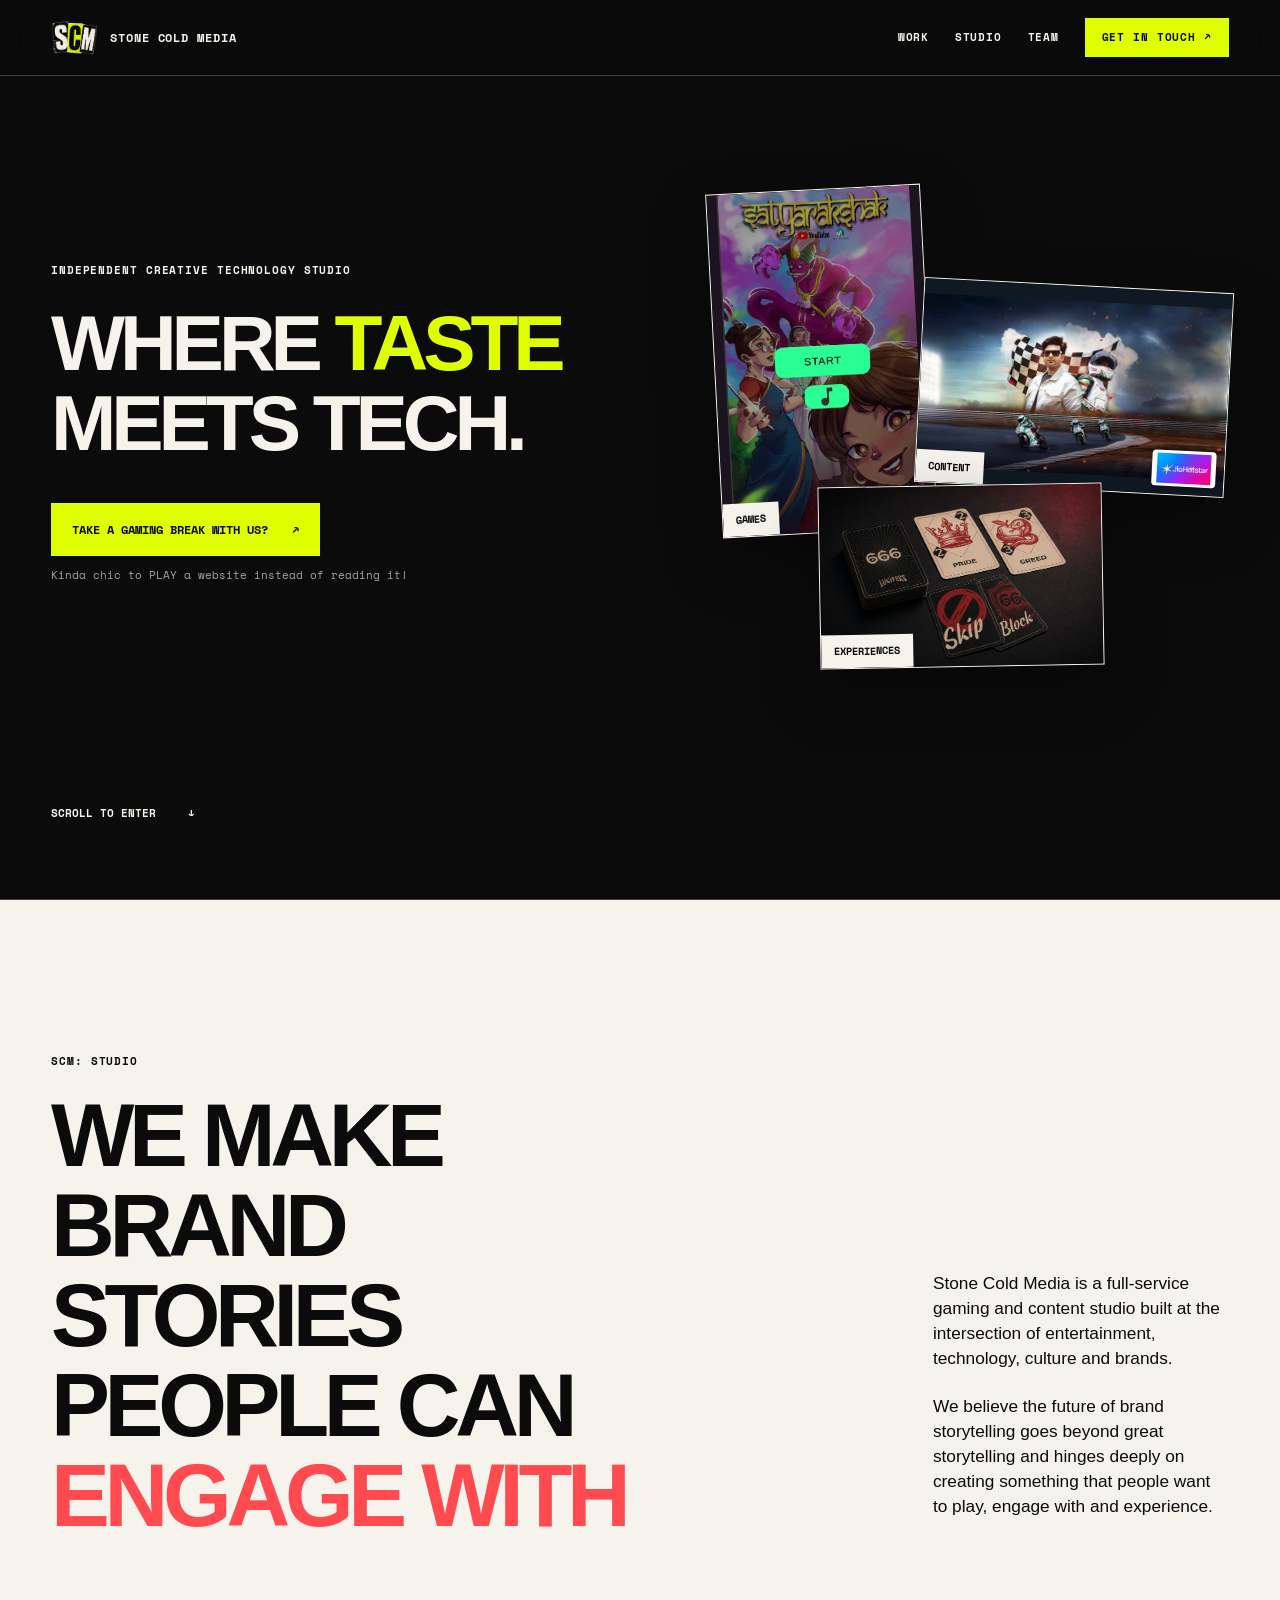
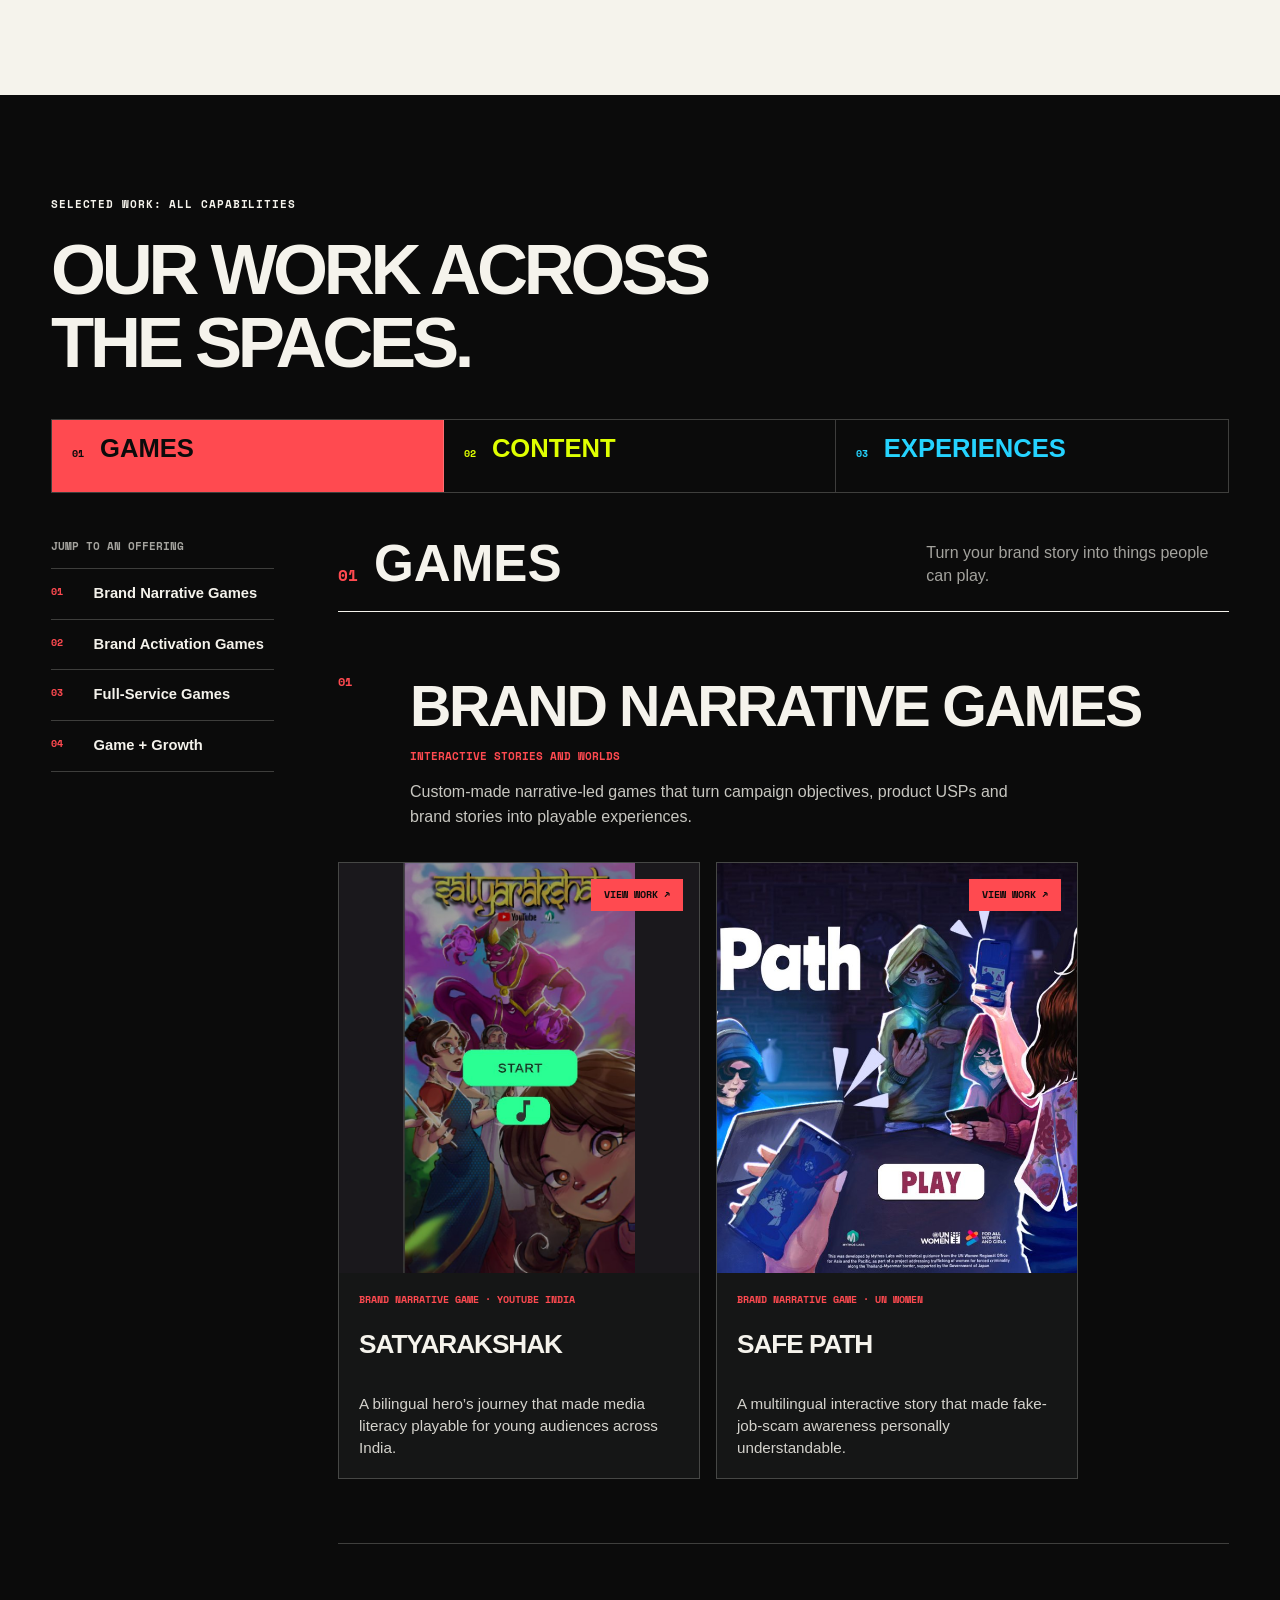
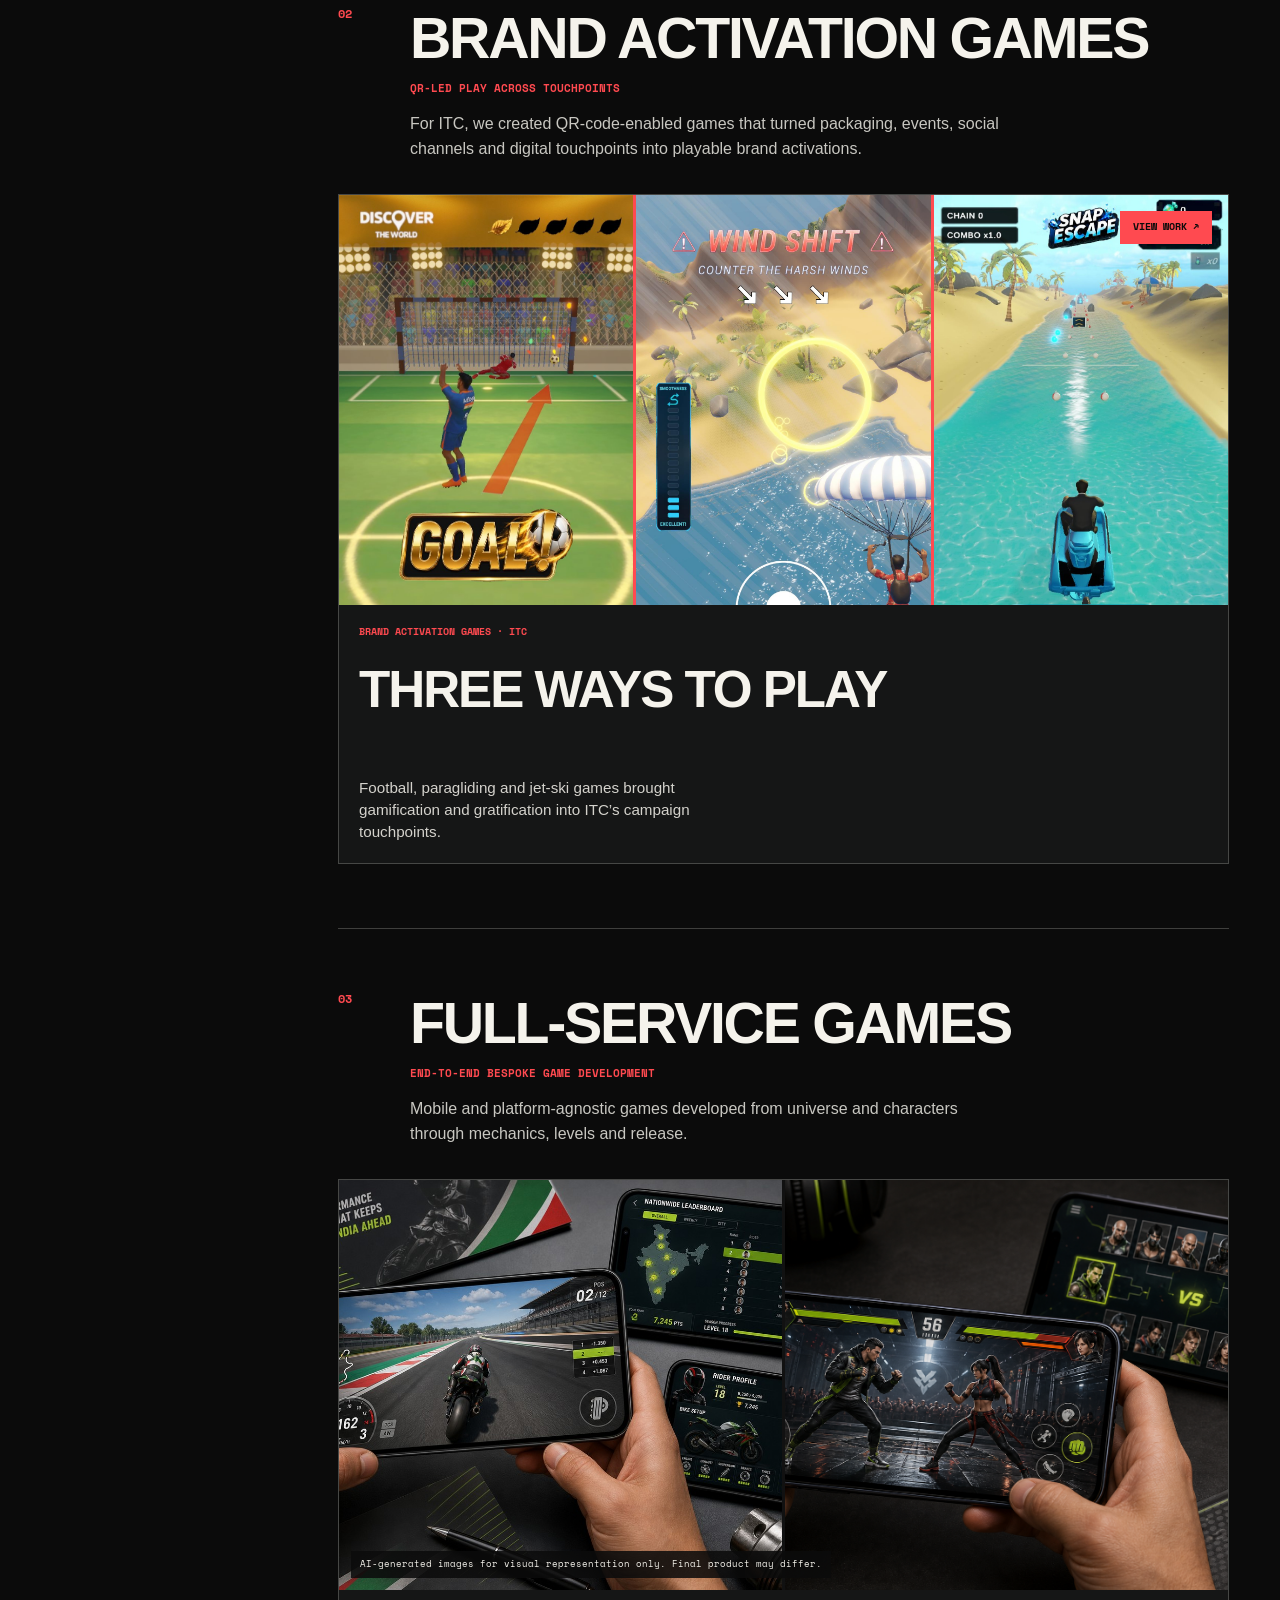
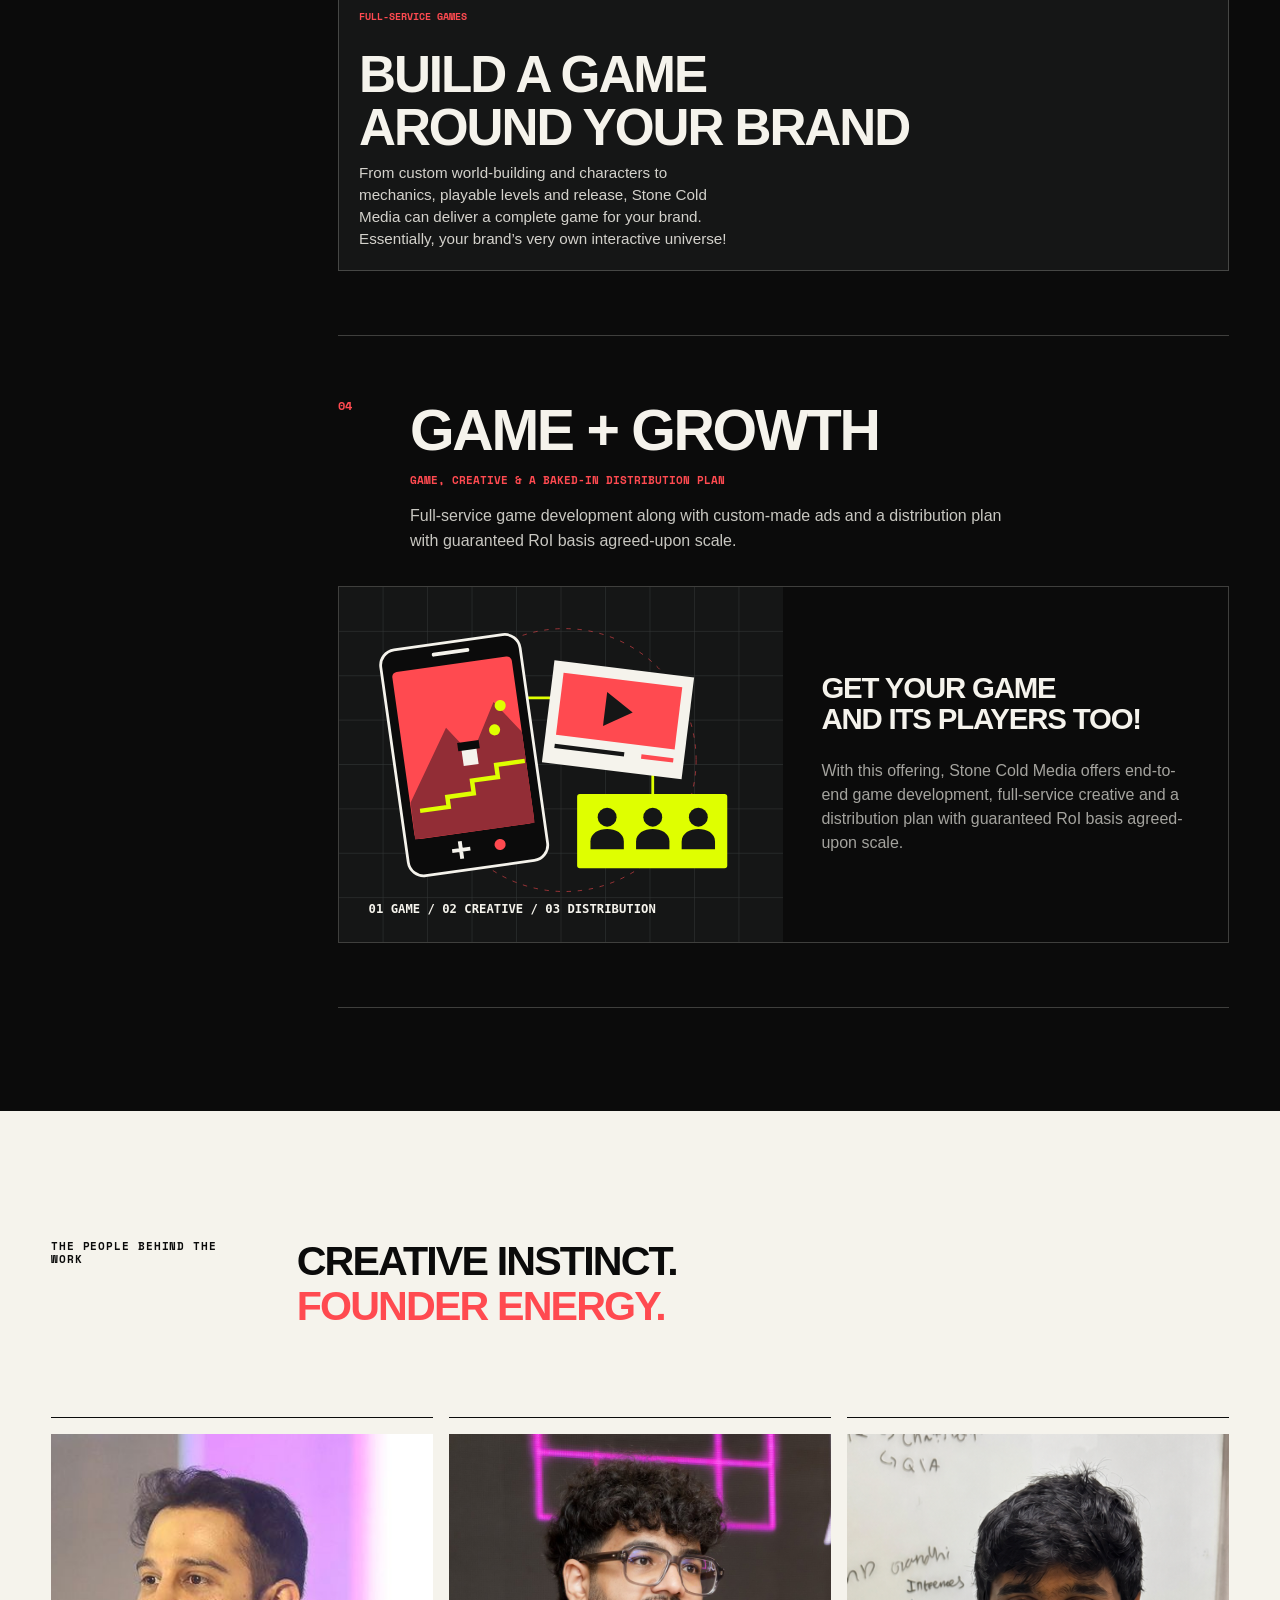
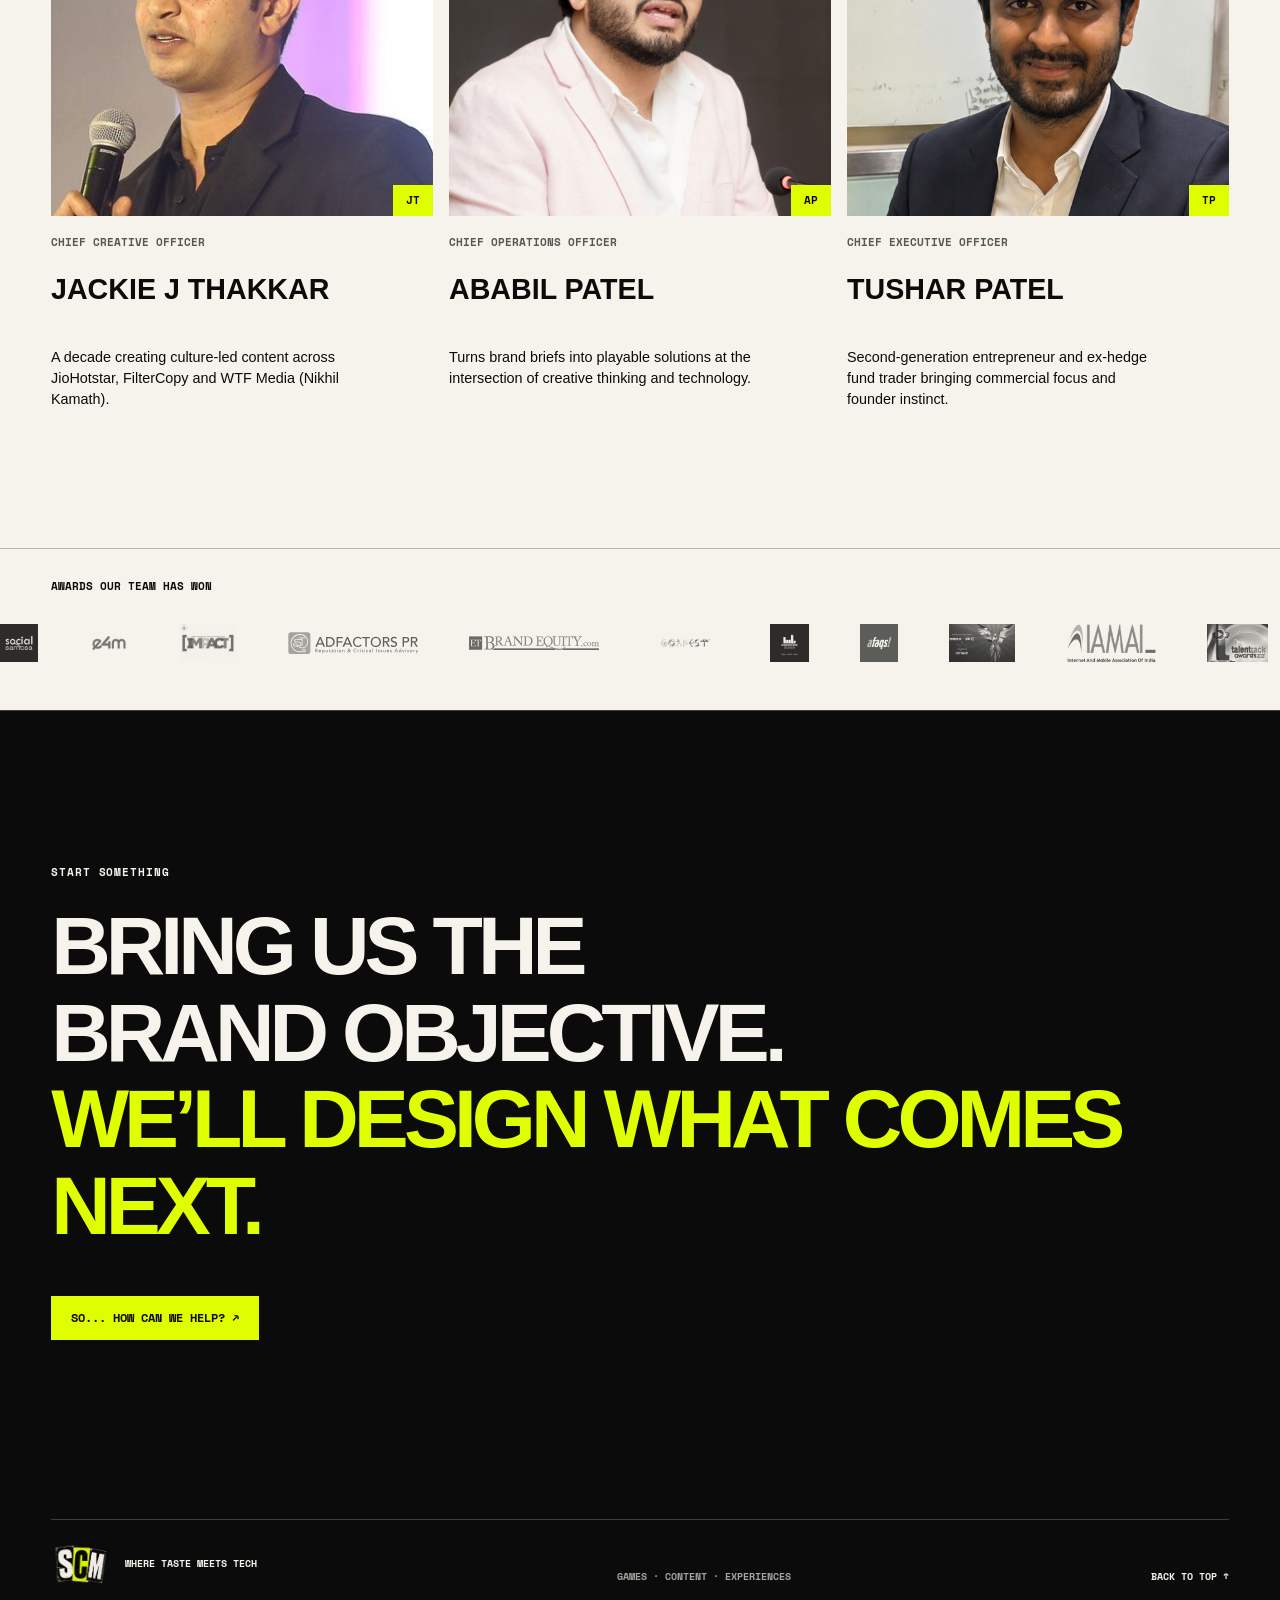
<file: index.html>
<!doctype html>
<html lang="en">
  <head>
    <meta charset="UTF-8" />
    <meta name="viewport" content="width=device-width, initial-scale=1.0" />
    <meta name="description" content="Stone Cold Media is a full-service gaming and content studio making brand stories people can play, watch and experience." />
    <title>Stone Cold Media — Where Taste Meets Tech</title>
    <script type="module" crossorigin src="./assets/website-Ca3Dyw0F.js"></script>
    <link rel="modulepreload" crossorigin href="./assets/portfolio-JG9wtJoj.js">
    <link rel="stylesheet" crossorigin href="./assets/website-FOqZhEKc.css">
  </head>
  <body>
    <a class="skip-link" href="#work">Skip to work</a>
    <header class="site-header" data-header>
      <a class="brand" href="#top" aria-label="Stone Cold Media home">
        <img src="./assets/scm-monogram-icon-v2-_fEehswn.png" alt="" />
        <span>Stone Cold Media</span>
      </a>
      <button class="menu-button" type="button" aria-expanded="false" aria-controls="site-nav">Menu</button>
      <nav class="site-nav" id="site-nav" aria-label="Primary navigation">
        <a href="#work">Work</a><a href="#studio">Studio</a><a href="#team">Team</a><a class="nav-contact" href="#contact">Get in Touch ↗</a>
      </nav>
    </header>

    <main>
      <section class="hero" id="top">
        <div class="hero-title">
          <span class="hero-kicker">Independent creative technology studio</span>
          <h1 aria-label="Where Taste Meets Tech"><span>Where <em>taste</em></span><span class="hero-title-shift">meets tech.</span></h1>
          <div class="hero-actions"><a class="experience-cta" href="./experience.html">Take a gaming break with us? <span aria-hidden="true">↗</span></a><p>Kinda chic to PLAY a website instead of reading it!</p></div>
        </div>
        <div class="hero-reel" aria-label="Work across games, content and experiences">
          <a class="hero-frame hero-frame-game" href="https://satyarakshak.com/" target="_blank" rel="noreferrer">
            <img src="./assets/satya-home-LMHsPYCz.jpg" alt="Satyarakshak game start screen" /><span>Games</span>
          </a>
          <a class="hero-frame hero-frame-content" href="#offering-content-long-form">
            <img src="./assets/motostar-4Njg8t3G.jpg" alt="India's Ultimate MotoStar" /><span>Content</span><i class="content-owner"><img src="./assets/jiohotstar-Dg3A7dWi.png" alt="JioHotstar" /></i>
          </a>
          <a class="hero-frame hero-frame-experience" href="#offering-experiences-physical">
            <img src="./assets/lucifer-case-study-v1-Bxgn5ptv.png" alt="Lucifer's Gold physical card game" /><span>Experiences</span>
          </a>
        </div>
        <a class="hero-scroll" href="#studio">Scroll to enter <span>↓</span></a>
      </section>

      <section class="studio-intro" id="studio">
        <p class="section-mark">SCM: Studio</p>
        <div class="studio-copy">
          <h2>We make brand stories people can <em>engage with</em></h2>
          <div>
            <p>Stone Cold Media is a full-service gaming and content studio built at the intersection of entertainment, technology, culture and brands.</p>
            <p>We believe the future of brand storytelling goes beyond great storytelling and hinges deeply on creating something that people want to play, engage with and experience.</p>
          </div>
        </div>
      </section>

      <section class="portfolio" id="work" data-portfolio data-active-pillar="games">
        <div class="portfolio-head">
          <div><p class="section-mark">Selected work: All capabilities</p><h2>Our work across<br />the spaces.</h2></div>
          <div class="pillar-selector" role="group" aria-label="Filter portfolio by pillar">
            <button class="pillar-button pillar-games is-active" type="button" data-pillar="games" aria-pressed="true"><span>01</span><strong>Games</strong></button>
            <button class="pillar-button pillar-content" type="button" data-pillar="content" aria-pressed="false"><span>02</span><strong>Content</strong></button>
            <button class="pillar-button pillar-experiences" type="button" data-pillar="experiences" aria-pressed="false"><span>03</span><strong>Experiences</strong></button>
          </div>
        </div>
        <div class="portfolio-body">
          <aside class="offering-index" aria-label="Offerings"><p>Jump to an offering</p><div class="offering-buttons" data-offerings></div></aside>
          <div class="project-stage">
            <div class="project-stage-head" aria-live="polite">
              <div><span data-pillar-index>01</span><h3 data-pillar-title>Games</h3></div><p data-pillar-line>Turn your brand story into things people can play.</p>
            </div>
            <div class="project-grid" data-projects></div>
          </div>
        </div>
      </section>

      <section class="team" id="team">
        <div class="team-heading">
          <p class="section-mark">The people behind the work</p>
          <h2>Creative instinct. <span>Founder energy.</span></h2>
        </div>
        <div class="founder-grid">
          <article class="founder-card">
            <div class="founder-photo"><img src="./assets/jackie-CHIXF0s4.jpeg" alt="Jackie J Thakkar" loading="lazy" /><span>JT</span></div>
            <div class="founder-info"><p>Chief Creative Officer</p><h3>Jackie J Thakkar</h3><small>A decade creating culture-led content across JioHotstar, FilterCopy and WTF Media (Nikhil Kamath).</small></div>
          </article>
          <article class="founder-card founder-card-ababil">
            <div class="founder-photo"><img src="./assets/ababil-wXUS7TR_.JPG" alt="Ababil Patel" loading="lazy" /><span>AP</span></div>
            <div class="founder-info"><p>Chief Operations Officer</p><h3>Ababil Patel</h3><small>Turns brand briefs into playable solutions at the intersection of creative thinking and technology.</small></div>
          </article>
          <article class="founder-card">
            <div class="founder-photo"><img src="./assets/tushar-formal-SLmTu6jl.png" alt="Tushar Patel" loading="lazy" /><span>TP</span></div>
            <div class="founder-info"><p>Chief Executive Officer</p><h3>Tushar Patel</h3><small>Second-generation entrepreneur and ex-hedge fund trader bringing commercial focus and founder instinct.</small></div>
          </article>
        </div>

        <div class="awards">
          <p>Awards our team has won</p>
          <div class="award-rail" aria-label="Awards our team has won">
            <img src="./assets/social-samosa-qItGp7k4.jpg" alt="Social Samosa" loading="lazy" />
            <img src="./assets/exchange4media-CEB01hd2.jpg" alt="Exchange4Media" loading="lazy" />
            <img src="./assets/impact-logo--Ujsny74.jpg" alt="IMPACT Magazine" loading="lazy" />
            <img src="./assets/adfactors-D_B6G-jF.svg" alt="AdFactors PR" loading="lazy" />
            <img src="./assets/et-brand-equity-DdhLlGGw.svg" alt="ET Brand Equity" loading="lazy" />
            <img src="./assets/goafest-logo-itVjuAYX.png" alt="GoaFest Creative Abbys" loading="lazy" />
            <img src="./assets/marketing-mind-DOqh8BdB.jpg" alt="Marketing Mind" loading="lazy" />
            <img src="./assets/afaqs-DbHK1kcD.jpg" alt="Afaqs Diggies" loading="lazy" />
            <img src="./assets/digixx-CvE7UDRY.jpg" alt="AdGully Digixx Awards" loading="lazy" />
            <img src="./assets/iamai-0VL5D6Md.png" alt="Internet and Mobile Association of India" loading="lazy" />
            <img src="./assets/talentrack-DfuVUCcN.jpg" alt="Talent Track Awards" loading="lazy" />
            <img src="./assets/baff-BG3Aqmq9.jpg" alt="British Animation Film Festival" loading="lazy" />
            <img src="./assets/anifest-BrWbwkwW.jpg" alt="Anifest Film Festival" loading="lazy" />
            <img src="./assets/tasi-BzKJRL4A.png" alt="The Animation Society of India" loading="lazy" />
          </div>
        </div>
      </section>

      <section class="contact-preview" id="contact">
        <p class="section-mark">Start something</p><h2>Bring us the brand objective.<br /><span>We’ll design what comes next.</span></h2>
        <a href="mailto:ababil@playinghuman.studio?subject=Stone%20Cold%20Media%20Brief">So... How Can We Help? ↗</a>
        <footer class="site-footer">
          <div class="footer-brand"><img src="./assets/scm-monogram-icon-v2-_fEehswn.png" alt="Stone Cold Media" /><span>Where Taste Meets Tech</span></div>
          <p>Games · Content · Experiences</p>
          <a href="#top">Back to top ↑</a>
        </footer>
      </section>
    </main>
  </body>
</html>
</file>
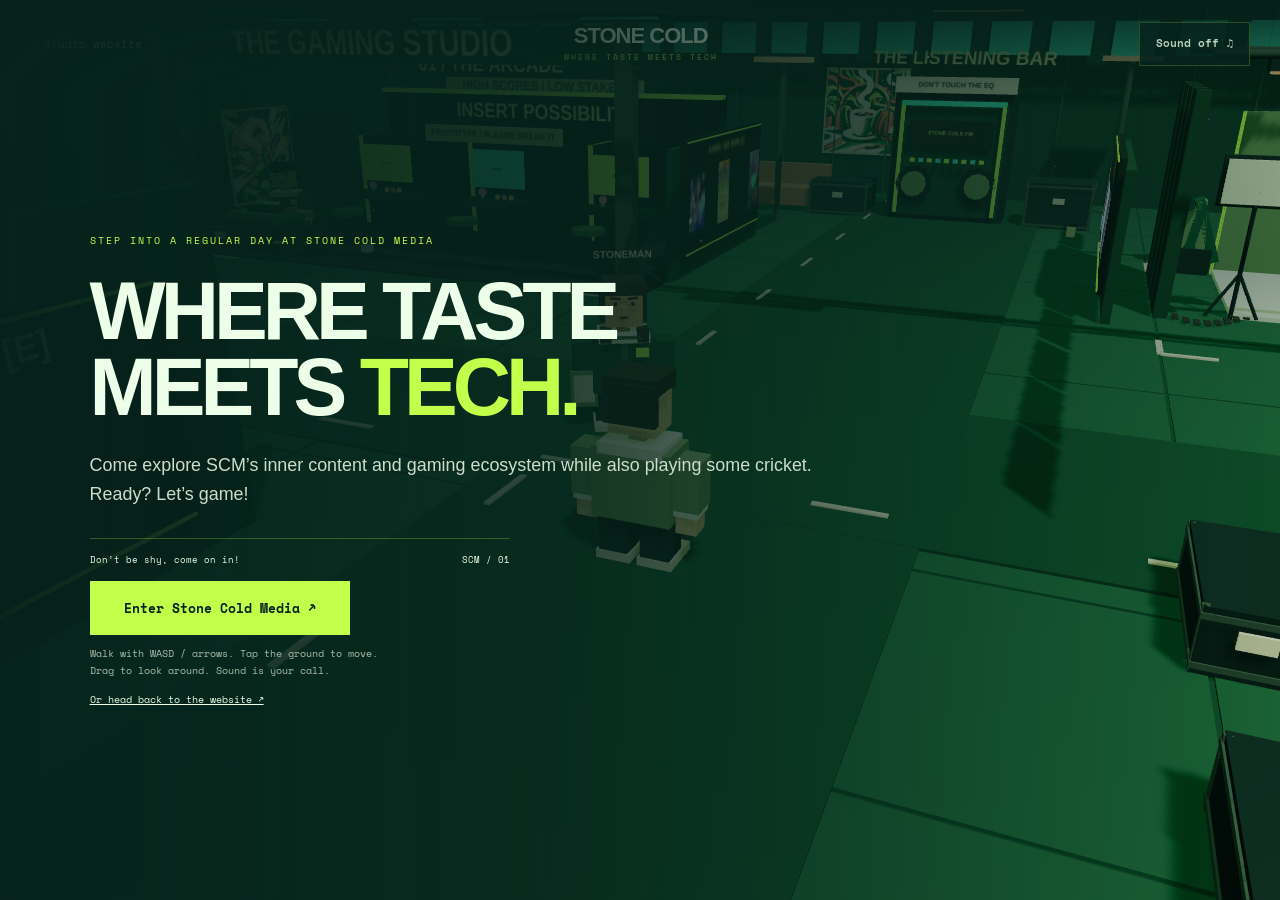
<file: experience.html>
<!doctype html>
<html lang="en">
<head><meta charset="UTF-8"><meta name="viewport" content="width=device-width,initial-scale=1,viewport-fit=cover"><meta name="theme-color" content="#06221c"><title>Stone Cold Media — A regular day</title><meta name="description" content="Walk into Stone Cold Media: an arcade, a live shoot, an Experience Centre, cricket and a jukebox in one playable neon studio.">  <script type="module" crossorigin src="./assets/experience-RXAitCba.js"></script>
  <link rel="modulepreload" crossorigin href="./assets/portfolio-JG9wtJoj.js">
  <link rel="stylesheet" crossorigin href="./assets/experience-DFbZXWGm.css">
</head>
<body>
  <main id="world" aria-label="Stone Cold Media 3D world"></main>
  <header class="world-header"><a href="./index.html" class="exit" aria-label="Return to Stone Cold website">↖ <span>Studio website</span></a><div class="wordmark">STONE COLD<span>WHERE TASTE MEETS TECH</span></div><button id="sound" aria-pressed="false" aria-label="Turn music on">Sound off ♫</button></header>
  <section class="arrival" id="arrival" aria-labelledby="arrival-title"><div class="arrival-card"><p class="eyebrow">Step into a regular day at Stone Cold Media</p><h1 id="arrival-title">WHERE TASTE<br>MEETS <em>TECH.</em></h1><p class="intro-copy">Come explore SCM’s inner content and gaming ecosystem while also playing some cricket. Ready? Let’s game!</p><div class="load-line"><span id="load-status" role="status">Opening the studio…</span><span>SCM / 01</span></div><button id="enter" disabled>Loading the world…</button><p class="fine">Walk with WASD / arrows. Tap the ground to move.<br>Drag to look around. Sound is your call.</p><a href="./index.html">Or head back to the website ↗</a></div></section>
  <aside class="location"><span class="eyebrow">You are here</span><h2 id="location">The warehouse floor</h2><p id="mission">Meet the people. Explore the work.</p><div class="visit-dots" aria-label="Studio spaces visited"><i data-visit="arcade" title="Arcade"></i><i data-visit="shoot" title="Film set"></i><i data-visit="club" title="Experience Centre"></i></div></aside>
  <button id="interact" hidden>Talk to Stoneman <kbd>E</kbd></button>
  <nav class="world-nav" aria-label="World navigation"><button id="map-toggle" aria-expanded="false" aria-controls="map">Explore ↗</button><button id="help-toggle" aria-expanded="false" aria-controls="help">Controls ?</button><button id="work-toggle">Our work ↗</button><button id="home">Recenter ⌖</button></nav>
  <section id="map" class="map panel" hidden><p class="eyebrow">Take the scenic route</p><h2>Pick a destination.</h2><button data-go="arcade">01 <b>The Gaming Studio</b><span>Games</span></button><button data-go="shoot">02 <b>The Content Studio</b><span>Content</span></button><button data-go="club">03 <b>The Experience Centre</b><span>Experiences + VR</span></button><button data-go="cricket">04 <b>One over only</b><span>Play cricket</span></button><button data-go="jukebox">05 <b>The listening bar</b><span>Pick a track</span></button><button data-go="coffee">06 <b>House Coffee</b><span>Find Tushar</span></button><p class="fine">Choose a spot and your character walks there.</p></section>
  <section id="help" class="help panel" hidden><h2>Make yourself at home.</h2><p>WASD / arrows or the on-screen pad to walk. Tap the floor to walk to a point. Drag the scene to orbit; Q / R also turn the camera.</p><p><b>E</b> opens the work at a nearby wall display or talks to a nearby guide. <b>Space</b> swings the cricket bat. <b>Escape</b> closes a panel or leaves cricket.</p><p>Use Explore for a guided walk to any space.</p></section>
  <div class="touch-pad" role="group" aria-label="Movement controls"><button data-move="up" aria-label="Walk forward">↑</button><button data-move="left" aria-label="Walk left">←</button><button data-move="down" aria-label="Walk back">↓</button><button data-move="right" aria-label="Walk right">→</button></div>
  <dialog id="dialogue" aria-labelledby="speaker"><div class="dialogue-wrap"><div class="portrait" aria-hidden="true"><div class="portrait-head"><i></i></div><div class="portrait-body"></div><span>STONEMAN / SCM</span></div><div class="dialogue-copy"><button id="dialogue-close" aria-label="Close dialogue">×</button><p class="eyebrow" id="dialogue-place">Your unofficial studio guide</p><h2 id="speaker">STONEMAN<span>NOT STONED, MAN.</span></h2><p id="dialogue-text"></p><div class="dialogue-actions"><button id="dialogue-next">Tell me more ↗</button><button id="dialogue-work" hidden>Browse the work ↗</button></div></div></div></dialog>
  <dialog id="jukebox" aria-labelledby="jukebox-title" class="jukebox panel"><p class="eyebrow">The listening bar / original synth loops</p><h2 id="jukebox-title">Set the studio mood.</h2><button data-track="0">01 / Green room <span>Lo-fi · 88 BPM</span></button><button data-track="1">02 / Insert coin <span>Arcade · 112 BPM</span></button><button data-track="2">03 / Last light <span>Ambient · 72 BPM</span></button><p id="track-status" role="status">Choose a track. Music starts only when you ask.</p><button id="jukebox-close">Back to the floor ↗</button></dialog>
  <section id="cricket" class="cricket panel" hidden aria-labelledby="cricket-title"><p class="eyebrow">The cricket break</p><div class="scoreline"><h2 id="cricket-title"><span id="runs">0</span> RUNS</h2><span id="balls">0 / 6 BALLS</span></div><p id="cricket-message" role="status">Watch the ball. Swing as it reaches the green zone.</p><div class="timing" aria-label="Swing timing"><span class="sweet"></span><i id="timing-marker"></i></div><div class="cricket-actions"><button id="swing">Swing <kbd>SPACE</kbd></button><button id="cricket-replay" hidden>Another over ↗</button><button id="cricket-exit">Leave pitch</button></div></section>
  <dialog id="work-gallery" aria-labelledby="work-title"><div class="work-bar"><div role="group" aria-label="Choose a studio"><button data-work="games">Gaming</button><button data-work="content">Content</button><button data-work="experiences">Experiences</button></div><button id="work-close" aria-label="Close work gallery">Close ×</button></div><div class="work-stage" aria-label="Project images"><div class="expanded-cards"><img id="work-before" alt=""><div class="work-feature"><img id="work-image" alt=""><span id="work-owner" hidden><img alt=""></span></div><img id="work-after" alt=""></div><button id="work-prev" aria-label="Previous project">←</button><button id="work-next" aria-label="Next project">→</button></div><div class="work-details" aria-live="polite"><p id="work-count" class="eyebrow"></p><h2 id="work-title"></h2><p id="work-description"></p><a id="work-link" target="_blank" rel="noopener noreferrer">View work ↗</a></div><div id="work-dots" role="group" aria-label="Choose a project"></div></dialog>
  <p class="world-footnote">WHERE TASTE MEETS TECH.</p>
</body></html>
</file>
<file: assets/website-FOqZhEKc.css>
@font-face{font-family:SCM Mono;src:url(./SpaceMono-Regular-DFDYVJRE.ttf)format("truetype");font-display:swap}@font-face{font-family:SCM Mono;src:url(./SpaceMono-Bold-9tno74N4.ttf)format("truetype");font-weight:700;font-display:swap}:root{--black:#0b0b0b;--white:#f5f3ec;--red:#ff4a50;--acid:#dfff00;--cyan:#25d3ff;--muted:#a4a39e;--hairline:#f5f3ec38;--display:"Arial Black","Helvetica Neue",Arial,sans-serif;--body:"Helvetica Neue",Arial,sans-serif;--mono:"SCM Mono","Courier New",monospace;--pad:clamp(1.25rem,4vw,4.5rem);color:var(--white);background:var(--black);font-family:var(--body);font-synthesis:none}*{box-sizing:border-box}html{scroll-behavior:smooth}body{background:var(--black);margin:0;overflow-x:hidden}body:before{content:"";z-index:-1;opacity:.16;background-image:radial-gradient(circle,#fff .7px,#0000 .8px);background-size:22px 22px;position:fixed;inset:0}img{max-width:100%;display:block}a{color:inherit}button{color:inherit;font:inherit}.skip-link{z-index:1000;color:var(--black);background:var(--acid);padding:.8rem 1rem;position:fixed;top:-4rem;left:1rem}.skip-link:focus{top:1rem}.site-header{z-index:100;min-height:76px;padding:0 var(--pad);border-bottom:1px solid var(--hairline);-webkit-backdrop-filter:blur(14px);backdrop-filter:blur(14px);background:#0b0b0bb8;justify-content:space-between;align-items:center;transition:background .25s;display:flex;position:fixed;inset:0 0 auto}.site-header.is-scrolled{background:#0b0b0bf5}.brand{align-items:center;gap:.8rem;text-decoration:none;display:flex}.brand img{object-fit:contain;width:46px;height:38px}.brand span{font:700 .72rem/1 var(--mono);letter-spacing:.08em;text-transform:uppercase}.site-nav{align-items:center;gap:clamp(1rem,2vw,2rem);display:flex}.site-nav a{font:700 .68rem/1 var(--mono);letter-spacing:.08em;text-transform:uppercase;padding:.65rem 0;text-decoration:none}.site-nav a:not(.nav-contact):hover{color:var(--acid)}.site-nav .nav-contact{color:var(--black);background:var(--acid);border:1px solid var(--acid);padding:.8rem 1rem}.site-nav .nav-contact:hover{background:var(--white);border-color:var(--white)}.menu-button{border:1px solid var(--hairline);font:700 .7rem/1 var(--mono);text-transform:uppercase;background:0 0;padding:.7rem .8rem;display:none}.hero{min-height:100svh;padding:8.5rem var(--pad) 2rem;border-bottom:1px solid var(--hairline);align-items:end;display:grid;position:relative;overflow:hidden}.hero-title{z-index:2;align-self:start;position:relative}.hero-kicker,.section-mark{font:700 .7rem/1.2 var(--mono);letter-spacing:.08em;text-transform:uppercase;margin:0 0 1.5rem}.hero h1{max-width:10ch;font:900 clamp(5rem,12.6vw,12rem)/.78 var(--display);letter-spacing:-.075em;text-transform:uppercase;margin:0}.hero h1 span{display:block}.hero h1 em{color:var(--acid);font-style:normal}.hero-reel{z-index:1;top:13%;right:var(--pad);width:min(43vw,680px);height:70%;position:absolute}.hero-frame{border:1px solid var(--white);background:#171717;text-decoration:none;transition:transform .4s cubic-bezier(.2,.75,.2,1),filter .4s;display:block;position:absolute;overflow:hidden;box-shadow:0 24px 60px #00000057}.hero-frame img{object-fit:cover;width:100%;height:100%}.hero-frame span{color:var(--black);background:var(--white);font:700 .65rem/1 var(--mono);text-transform:uppercase;padding:.7rem .8rem;position:absolute;bottom:0;left:0}.hero-frame-game{width:41%;height:72%;top:0;left:2%;transform:rotate(-3deg)}.hero-frame-game img{object-fit:contain;background:#1b1320}.hero-frame-content{width:59%;height:43%;top:20%;right:0;transform:rotate(3deg)}.hero-frame-experience{width:54%;height:38%;bottom:0;left:22%;transform:rotate(-1deg)}.hero-reel:hover .hero-frame{filter:saturate(.65)}.hero-reel .hero-frame:hover{z-index:4;filter:saturate();transform:rotate(0)scale(1.025)}.hero-scroll{z-index:3;font:700 .68rem/1 var(--mono);text-transform:uppercase;justify-self:end;gap:2rem;text-decoration:none;display:flex;position:relative}.studio-intro{padding:clamp(6rem,12vw,11rem) var(--pad);background:var(--white);color:var(--black)}.studio-copy{grid-template-columns:minmax(0,1.45fr) minmax(280px,.55fr);align-items:end;gap:clamp(3rem,8vw,9rem);display:grid}.studio-copy h2{max-width:13ch;font:900 clamp(3.5rem,7.7vw,8rem)/.88 var(--display);letter-spacing:-.06em;text-transform:uppercase;margin:0}.studio-copy h2 em{color:var(--red);font-style:normal}.studio-copy p{margin:0 0 1.4rem;font-size:clamp(1.05rem,1.35vw,1.3rem);line-height:1.45}.portfolio{--active:var(--red);padding:clamp(5rem,8vw,8rem) var(--pad)}.portfolio[data-active-pillar=content]{--active:var(--acid)}.portfolio[data-active-pillar=experiences]{--active:var(--cyan)}.portfolio-head{grid-template-columns:1fr;gap:2.5rem;margin-bottom:3rem;display:grid}.portfolio-head h2{font:900 clamp(3.5rem,6.5vw,7rem)/.88 var(--display);letter-spacing:-.06em;text-transform:uppercase;margin:0}.pillar-selector{border:1px solid var(--hairline);grid-template-columns:repeat(3,minmax(0,1fr));width:100%;display:grid}.pillar-button{text-align:left;border:0;border-right:1px solid var(--hairline);cursor:pointer;background:0 0;align-items:baseline;gap:1rem;min-height:72px;padding:1rem 1.25rem;transition:color .2s,background .2s;display:flex}.pillar-button:last-child{border-right:0}.pillar-button span{font:700 .62rem/1 var(--mono)}.pillar-button strong{font:900 clamp(1.25rem,2vw,2rem)/1 var(--display);text-transform:uppercase}.pillar-games{color:var(--red)}.pillar-content{color:var(--acid)}.pillar-experiences{color:var(--cyan)}.pillar-button:hover,.pillar-button:focus-visible{background:#171717}.pillar-games.is-active{color:var(--black);background:var(--red)}.pillar-content.is-active{color:var(--black);background:var(--acid)}.pillar-experiences.is-active{color:var(--black);background:var(--cyan)}.portfolio-body{grid-template-columns:minmax(210px,.25fr) minmax(0,1fr);align-items:start;gap:clamp(2.5rem,5vw,5rem);display:grid}.offering-index{position:sticky;top:100px}.offering-index>p{color:var(--muted);font:700 .68rem/1 var(--mono);text-transform:uppercase;margin:0 0 1rem}.offering-buttons{display:grid}.offering-button{text-align:left;border-top:1px solid var(--hairline);grid-template-columns:2rem 1fr;gap:.65rem;padding:1rem 0;text-decoration:none;display:grid}.offering-button:last-child{border-bottom:1px solid var(--hairline)}.offering-button span{color:var(--active);font:700 .65rem/1.2 var(--mono)}.offering-button strong{font-size:clamp(.92rem,1.15vw,1.1rem);line-height:1.2}.offering-button:hover,.offering-button:focus-visible{color:var(--active)}.project-stage-head{border-bottom:1px solid var(--white);justify-content:space-between;align-items:end;gap:2rem;padding-bottom:1.5rem;display:flex}.project-stage-head>div{align-items:baseline;gap:1rem;display:flex}.project-stage-head span{color:var(--active);font:700 1rem/1 var(--mono)}.project-stage-head h3{font:900 clamp(2rem,4vw,4.5rem)/.9 var(--display);text-transform:uppercase;margin:0}.project-stage-head p{max-width:34ch;color:var(--muted);text-align:right;margin:0;font-size:1rem;line-height:1.4}.project-grid{padding-top:0;display:block}.offering-group{border-bottom:1px solid var(--hairline);padding:clamp(3rem,5vw,5rem) 0;scroll-margin-top:92px}.offering-group>header{grid-template-columns:3.5rem minmax(0,1fr);gap:1rem;margin-bottom:2rem;display:grid}.offering-group>header>span{color:var(--active);font:700 .78rem/1 var(--mono)}.offering-group h4{font:900 clamp(2.4rem,4.7vw,5rem)/.88 var(--display);letter-spacing:-.04em;text-transform:uppercase;margin:0}.offering-formats{color:var(--active);font:700 .68rem/1.4 var(--mono);text-transform:uppercase;margin:.8rem 0 0}.offering-description{color:#c8c7c1;max-width:68ch;margin:1rem 0 0;font-size:1rem;line-height:1.55}.offering-work{grid-template-columns:repeat(12,1fr);gap:1rem;display:grid}.project-card{min-height:0;color:var(--white);border:1px solid var(--hairline);background:#151616;grid-column:span 6;grid-template-rows:minmax(280px,380px) auto;text-decoration:none;display:grid;position:relative;overflow:hidden}.project-card:nth-child(3n+1){grid-column:span 7}.project-card:nth-child(3n+2){grid-column:span 5}.project-card img{object-fit:cover;width:100%;height:100%;transition:transform .55s cubic-bezier(.2,.7,.2,1),filter .4s}.project-card-copy{padding:1.25rem;position:static}.project-card-copy span{color:var(--active);font:700 .63rem/1.35 var(--mono);text-transform:uppercase}.project-card-copy h4{margin:.65rem 0 .45rem;font-size:clamp(2rem,3vw,3.2rem)}.project-card-copy p{color:#d4d2cc;max-width:46ch;margin:0;font-size:.95rem;line-height:1.45}.project-card b{z-index:3;color:var(--black);background:var(--active);font:700 .62rem/1 var(--mono);text-transform:uppercase;padding:.7rem .8rem;position:absolute;top:1rem;right:1rem}.project-card:hover img{filter:saturate(1.12);transform:scale(1.035)}.capability-card{border:1px solid var(--hairline);grid-column:1/-1;grid-template-columns:.35fr 1fr;align-items:end;gap:2rem;min-height:260px;padding:1.5rem;display:grid}.capability-card span{color:var(--active);font:700 .68rem/1 var(--mono);text-transform:uppercase;align-self:start}.capability-card h4{max-width:14ch;font:900 clamp(2.3rem,4vw,4.5rem)/.9 var(--display);text-transform:uppercase;margin:3rem 0 1rem}.capability-card p{max-width:55ch;color:var(--muted);margin:0;line-height:1.5}.project-card-portrait,.project-card-contain{grid-column:span 5!important}.project-card-landscape{grid-column:span 7}.project-card-triptych,.project-card-concept{grid-column:1/-1}.offering-work>.project-card:only-child{grid-column:1/-1!important}.project-media{background:#111;height:clamp(300px,32vw,430px);position:relative;overflow:hidden}.project-media img{object-fit:cover;width:100%;height:100%}.project-media-portrait,.project-media-contain{background:#1a181c}.project-media-portrait img,.project-media-contain img{object-fit:contain}.project-media-triptych{background:var(--active);grid-template-columns:repeat(3,1fr);gap:3px;display:grid}.project-media-triptych img{object-fit:cover;min-width:0}.project-media-concept{grid-template-columns:repeat(2,1fr);gap:3px;display:grid}.project-media-concept small{color:var(--white);font:.58rem/1.35 var(--mono);background:#0b0b0bdb;padding:.45rem .55rem;position:absolute;bottom:.75rem;left:.75rem}.team{padding:clamp(6rem,10vw,10rem) var(--pad) 0;color:var(--black);background:var(--white)}.team-heading{grid-template-columns:.35fr 1.65fr;align-items:start;gap:3rem;margin-bottom:clamp(4rem,7vw,7rem);display:grid}.team-heading h2{white-space:nowrap;font:900 clamp(1.15rem,3.5vw,4rem)/.95 var(--display);letter-spacing:-.045em;text-transform:uppercase;margin:0}.team-heading h2 span{color:var(--red)}.founder-grid{grid-template-columns:repeat(3,1fr);gap:1rem;display:grid}.founder-card{border-top:1px solid var(--black);padding-top:1rem}.founder-photo{aspect-ratio:4/5;background:#d8d6cf;position:relative;overflow:hidden}.founder-photo img{object-fit:cover;width:100%;height:100%;transition:transform .5s cubic-bezier(.2,.7,.2,1)}.founder-card:hover .founder-photo img{transform:scale(1.02)}.founder-card-ababil .founder-photo img{transform:scaleX(-1)}.founder-card-ababil:hover .founder-photo img{transform:scaleX(-1)scale(1.02)}.founder-photo span{color:var(--black);background:var(--acid);font:700 .68rem/1 var(--mono);padding:.65rem .8rem;position:absolute;bottom:0;right:0}.founder-info{padding:1.2rem 0 3rem}.founder-info p{color:#575752;font:700 .66rem/1 var(--mono);text-transform:uppercase;margin:0 0 .55rem}.founder-info h3{font:900 clamp(2rem,3vw,3.6rem)/.9 var(--display);text-transform:uppercase;margin:0 0 .75rem}.founder-info small{max-width:38ch;font-size:.9rem;line-height:1.45;display:block}.awards{margin:clamp(3rem,7vw,7rem) calc(var(--pad)*-1) 0;border-top:1px solid #0b0b0b40;padding:2rem 0 3rem;overflow:hidden}.awards>p{padding:0 var(--pad);font:700 .68rem/1 var(--mono);text-transform:uppercase;margin:0 0 2rem}.award-rail{align-items:center;gap:clamp(2rem,4vw,5rem);width:max-content;padding-right:clamp(2rem,4vw,5rem);animation:34s linear infinite award-scroll;display:flex}.award-rail:hover{animation-play-state:paused}.award-rail img{object-fit:contain;mix-blend-mode:multiply;filter:grayscale();opacity:.82;flex:none;width:auto;max-width:130px;height:clamp(26px,3vw,44px)}@keyframes award-scroll{to{transform:translate(-50%)}}.contact-preview{padding:clamp(7rem,12vw,13rem) var(--pad) 2rem;border-top:1px solid var(--hairline)}.contact-preview h2{font:900 clamp(3.5rem,8vw,8.5rem)/.88 var(--display);letter-spacing:-.06em;text-transform:uppercase;margin:0 0 3rem}.contact-preview h2 span{color:var(--acid)}.contact-preview>a{color:var(--black);background:var(--acid);font:700 .72rem/1 var(--mono);text-transform:uppercase;padding:1rem 1.25rem;text-decoration:none;display:inline-block}.site-footer{border-top:1px solid var(--hairline);font:700 .65rem/1.3 var(--mono);text-transform:uppercase;justify-content:space-between;align-items:end;gap:2rem;margin-top:clamp(7rem,14vw,14rem);padding-top:1.5rem;display:flex}.footer-brand{align-items:center;gap:1rem;display:flex}.footer-brand img{object-fit:contain;width:58px;height:40px}.site-footer p{color:var(--muted);margin:0}.site-footer a{text-decoration:none}button:focus-visible,a:focus-visible{outline:2px solid var(--acid);outline-offset:4px}@media (width<=980px){.hero h1{font-size:clamp(4.5rem,14vw,8rem)}.hero-reel{opacity:.86;width:58vw;height:60%;top:26%}.studio-copy,.portfolio-body,.team-heading{grid-template-columns:1fr}.portfolio-body{gap:3rem}.offering-index{position:static}.offering-buttons{grid-template-columns:repeat(2,1fr);gap:0 1.5rem}.founder-grid{grid-template-columns:repeat(2,1fr)}.founder-card:last-child{grid-column:1/-1;grid-template-columns:1fr 1fr;gap:1rem;display:grid}.founder-card:last-child .founder-info{align-self:end}}@media (width<=680px){.site-header{min-height:64px}.brand span{display:none}.menu-button{display:block}.site-nav{padding:1.5rem var(--pad);border-bottom:1px solid var(--hairline);background:var(--black);display:none;position:fixed;inset:64px 0 auto}.site-nav.is-open{gap:.5rem;display:grid}.site-nav .nav-contact{text-align:center}.hero{min-height:850px;padding-top:7rem}.hero h1{font-size:clamp(4.1rem,19vw,6.8rem)}.hero-title-shift{margin-left:0}.hero-reel{width:92vw;height:49%;top:42%;right:-8%}.hero-frame-game{width:44%;height:70%}.hero-frame-content{width:58%;height:45%}.hero-frame-experience{width:55%;height:38%}.hero-scroll{justify-self:start}.studio-copy{gap:2.5rem}.pillar-button{justify-content:center;min-height:58px;padding:.8rem .5rem}.pillar-button span{display:none}.pillar-button strong{font-size:.9rem}.offering-buttons{grid-template-columns:1fr}.project-stage-head{display:grid}.project-stage-head p{text-align:left}.offering-group>header{grid-template-columns:2.25rem 1fr}.project-card,.project-card:nth-child(n),.capability-card{grid-column:1/-1}.project-card{grid-template-rows:280px auto}.capability-card,.founder-grid{grid-template-columns:1fr}.founder-card:last-child{grid-column:auto;display:block}.site-footer{display:grid}.award-rail{gap:2.5rem}}@media (prefers-reduced-motion:reduce){html{scroll-behavior:auto}*,:before,:after{scroll-behavior:auto!important;transition-duration:.01ms!important;animation-duration:.01ms!important}}html{scroll-padding-top:100px}.hero{grid-template-columns:minmax(0,1.15fr) minmax(0,1fr);align-items:center;gap:3rem;min-height:100svh;padding-top:9rem}.hero-title{align-self:center;min-width:0}.hero-kicker{line-height:1.5;display:block}.hero h1{letter-spacing:-.065em;max-width:none;font-size:clamp(3rem,6.1vw,8rem);line-height:.98}.hero-title-shift{margin-left:0}.hero-reel{aspect-ratio:1.1;opacity:1;justify-self:center;width:100%;max-width:680px;height:auto;margin:1rem 0;position:relative;inset:auto}.hero-scroll{grid-column:1/-1;justify-self:start;padding:1rem 0;line-height:1.5}.hero-actions{margin-top:2.5rem}.experience-cta{background:var(--acid);max-width:100%;color:var(--black);font:700 .75rem/1.5 var(--mono);text-transform:uppercase;cursor:pointer;border:0;justify-content:space-between;align-items:center;gap:1.5rem;padding:1.1rem 1.3rem;display:inline-flex}.experience-cta:hover{background:var(--white)}.hero-actions p{color:var(--muted);font:.68rem/1.5 var(--mono)}.studio-copy>*,.project-stage,.founder-card,.project-card,.project-stage-head>*{min-width:0}.team-heading h2{white-space:normal}.project-stage-head{flex-wrap:wrap}.project-stage-head p{text-align:left}.offering-group h4,.founder-info h3,.contact-preview h2{overflow-wrap:normal;word-break:normal}.project-card-copy{container-type:inline-size}.project-card-copy h4{font-size:clamp(1rem,8.2cqi,3.2rem);line-height:1.05}.capability-card-illustrated{grid-template-columns:minmax(0,1fr) minmax(0,1fr);align-items:center;gap:0;padding:0}.capability-card-illustrated>img{object-fit:cover;width:100%;height:100%}.capability-card-illustrated>div{padding:clamp(1.25rem,3vw,3rem)}.capability-card-illustrated h4{max-width:none;margin:0 0 1.5rem;font-size:clamp(2rem,3.3vw,3.8rem)}.founder-photo{aspect-ratio:1}.founder-photo img{object-fit:cover;max-width:none;position:absolute;transform:none!important}.founder-card:first-child .founder-photo img{width:220%;height:auto;top:-100%;left:-54%}.founder-card:nth-child(2) .founder-photo img{width:240%;height:auto;top:-10%;left:-60%}.founder-card:nth-child(3) .founder-photo img{width:185%;height:auto;top:-39%;left:-43%}.experience{width:100%;max-width:none;height:100dvh;max-height:none;color:var(--white);overscroll-behavior:contain;background:#101313;border:0;margin:0;padding:0;position:fixed;inset:0}.experience::backdrop{background:#101313}.experience-shell{height:100%;padding:env(safe-area-inset-top) env(safe-area-inset-right) env(safe-area-inset-bottom) env(safe-area-inset-left);grid-template-rows:auto minmax(160px,1fr) auto;display:grid;overflow:auto}.experience-head{padding:1rem var(--pad);border-bottom:1px solid var(--hairline);justify-content:space-between;align-items:center;gap:1rem;display:flex}.experience-head .section-mark{color:var(--acid);margin:0 0 .4rem;font-size:.6rem}.experience-head h2{font:900 clamp(1.1rem,2.5vw,2rem)/1.1 var(--display);text-transform:uppercase;margin:0}.experience button{border:1px solid var(--hairline);min-height:44px;font:700 .65rem/1.4 var(--mono);cursor:pointer;background:0 0;padding:.65rem .9rem}.experience button:hover{background:#303635}.experience-stage{background:#e5e1d7;min-height:160px;position:relative;overflow:hidden}.experience-stage canvas{touch-action:none;outline-offset:-4px;width:100%;height:100%;display:block}.game-loading{text-align:center;color:#111;font:700 .8rem/1.5 var(--mono);position:absolute;inset:30% 1.5rem auto}.experience-controls{padding:.85rem var(--pad);background:#101313}.experience-controls>p{font:.8rem/1.5 var(--mono);margin:0 0 .7rem}.game-destinations{gap:.5rem;display:flex}.game-destinations button{flex:1}.game-destinations button:first-child{color:var(--red)}.game-destinations button:nth-child(2){color:var(--acid)}.game-destinations button:nth-child(3){color:var(--cyan)}.game-destinations button.is-collected{background:#303635}.game-bottom{flex-wrap:wrap;align-items:center;gap:.6rem;margin-top:.6rem;display:flex}.game-bottom p{font:.6rem/1.5 var(--mono);color:var(--muted);flex:1;margin:0}.game-bottom [data-game-work]{color:var(--acid)}@media (width>=1800px){.hero{padding-inline:max(var(--pad),calc((100vw - 1800px)/2));column-gap:5rem}}@media (width<=980px){.hero{grid-template-columns:1fr;gap:1.5rem;padding-top:8rem}.hero h1{font-size:clamp(2.8rem,10vw,6.5rem)}.hero-reel{aspect-ratio:1.3;width:min(100%,620px)}.hero-scroll{grid-column:auto}.hero-title{width:100%}.hero-actions{margin-top:2rem}}@media (width<=680px){.capability-card-illustrated{grid-template-columns:1fr}.project-card-copy h4{font-size:clamp(1rem,8.2cqi,2.8rem)}html{scroll-padding-top:80px}.hero{min-height:100svh;padding-top:6.5rem}.hero h1{font-size:clamp(2.4rem,10vw,4.3rem)}.hero-reel{aspect-ratio:1.1;width:94%;margin:1rem auto}.hero-actions{margin-top:1.5rem}.studio-copy h2,.portfolio-head h2,.contact-preview h2{font-size:clamp(2.4rem,10vw,3.5rem)}.project-card-portrait,.project-card-contain{grid-column:1/-1!important}.project-card{grid-template-rows:auto auto}.project-media{height:clamp(230px,75vw,380px)}.offering-group>header{grid-template-columns:1.6rem minmax(0,1fr);gap:.5rem}.offering-group h4{font-size:clamp(1.85rem,8vw,2.8rem);line-height:1}.game-destinations{gap:.25rem}.game-destinations button{padding:.5rem .25rem;font-size:.56rem}.experience-controls>p{font-size:.66rem}.game-bottom p{flex-basis:100%}.experience-head{padding:.75rem var(--pad)}}@media (height<=500px) and (orientation:landscape){.experience-head{padding:.4rem 1rem}.experience-head .section-mark{display:none}.experience-controls{padding:.4rem 1rem}.game-bottom p{display:none}.game-bottom{margin:0;position:absolute;top:.35rem;right:1rem}.game-bottom [data-game-work]{display:none}.experience-head>button{margin-right:6rem}.experience-controls>p{margin-bottom:.25rem}.experience-shell{grid-template-rows:auto minmax(130px,1fr) auto}}@media (width<=680px){.pillar-button{min-width:0;padding-inline:.3rem}.pillar-button strong{font-size:clamp(.65rem,2.8vw,.9rem)}}.experience-cta{text-decoration:none}.project-card .project-card-copy h4{font-size:clamp(1rem,8.2cqi,3.2rem);line-height:1.05}.hero-title,.studio-copy,.portfolio-head,.team-heading,.contact-preview,.offering-group>header>div,.founder-info,.capability-card>div{container-type:inline-size}.hero h1{font-size:clamp(1.75rem,13cqi,8rem);line-height:1.02}.hero h1>span{white-space:nowrap}.studio-copy h2{text-wrap:balance;font-size:clamp(2rem,7.5cqi,8rem);line-height:1.02}.portfolio-head h2{font-size:clamp(2rem,6cqi,7rem);line-height:1.02}.team-heading h2{text-wrap:balance;font-size:clamp(1.5rem,3.5cqi,4rem);line-height:1.08}.team-heading h2 span{display:block}.offering-group>header h4{text-wrap:balance;font-size:clamp(1.4rem,7cqi,5rem);line-height:1.05}.contact-preview h2{text-wrap:balance;font-size:clamp(2rem,7cqi,8.5rem);line-height:1.05}.founder-info h3{font-size:clamp(1.1rem,7.5cqi,3rem);line-height:1.08}.capability-card h4,.capability-card-illustrated h4{text-wrap:balance;font-size:clamp(1.5rem,8cqi,4rem);line-height:1.05}.offering-work{grid-template-columns:repeat(12,minmax(0,1fr));align-items:stretch}.offering-work>*{min-width:0}.project-card{grid-template-rows:auto 1fr}.project-card-copy{grid-template-rows:auto auto 1fr;align-content:start;display:grid}.project-card-copy h4{text-wrap:balance;min-height:2.1em}.project-card-copy p{align-self:start}.project-card-copy span{min-height:2.7em}.founder-info p{min-height:2.8em;line-height:1.4}.founder-info h3{min-height:2.16em}.offering-group p,.founder-info small,.studio-copy p,.hero-actions p{overflow-wrap:break-word}.site-nav a,.brand,.menu-button{flex-shrink:0}.site-nav a{white-space:nowrap}.project-stage-head>div{flex-wrap:wrap;min-width:0}.site-footer{flex-wrap:wrap}.site-footer>*{min-width:0}@media (width<=60rem){.brand span{display:none}.menu-button{display:block}.site-header{min-height:64px}.site-nav{padding:1.5rem var(--pad);border-bottom:1px solid var(--hairline);background:var(--black);max-height:calc(100dvh - 64px);display:none;position:fixed;inset:64px 0 auto;overflow-y:auto}.site-nav.is-open{gap:.5rem;display:grid}.site-nav .nav-contact{text-align:center}.studio-copy{grid-template-columns:1fr}.studio-copy h2{font-size:clamp(2rem,10cqi,6rem)}.team-heading{grid-template-columns:1fr;gap:1.5rem}.team-heading h2{font-size:clamp(1.5rem,5cqi,3rem)}}@media (width<=48rem){.offering-work>.project-card{grid-column:1/-1!important}.capability-card,.capability-card-illustrated{grid-template-columns:1fr;gap:1rem}.capability-card-illustrated{gap:0}.capability-card>div{min-width:0}.founder-grid{grid-template-columns:1fr}.founder-card:last-child{grid-column:auto;display:block}.founder-photo{max-height:none}.founder-info h3,.founder-info p,.project-card-copy h4,.project-card-copy span{min-height:0}.offering-group>header{grid-template-columns:1.6rem minmax(0,1fr);gap:.5rem}}@media (width<=24rem){.hero h1{font-size:12.5cqi}.experience-cta{gap:.5rem;padding-inline:.8rem}.footer-brand{flex-wrap:wrap}}.hero-frame-content img{object-fit:contain;object-position:center;background:#101923}.content-owner{pointer-events:none;background:#fff;border-radius:4px;justify-content:center;align-items:center;width:clamp(84px,23%,110px);height:58px;padding:2px;display:flex;position:absolute;bottom:12px;left:12px;box-shadow:0 2px 8px #0005}.project-media .content-owner img,.hero-frame .content-owner img{object-fit:contain;background:0 0;width:100%;height:100%}.hero-frame .content-owner{width:64px;height:36px;padding:3px;bottom:8px;left:auto;right:8px}.content-owner:has(img[alt=FilterCopy]){border-radius:50%;width:58px;height:58px;padding:0}
</file>
<file: assets/experience-DFbZXWGm.css>
@font-face{font-family:SCM;src:url(./SpaceMono-Regular-DFDYVJRE.ttf)}@font-face{font-family:SCM;src:url(./SpaceMono-Bold-9tno74N4.ttf);font-weight:700}:root{color:#edffe9;--lime:#c2ff4a;--deep:#06221c;--line:#c2ff4a40;background:#06221c;font-family:Arial,Helvetica,sans-serif}*{box-sizing:border-box}body{margin:0;overflow:hidden}button,a{-webkit-tap-highlight-color:transparent}button{cursor:pointer;color:inherit;border:1px solid var(--line);background:#06221cdd;min-height:44px;padding:12px 16px;font:700 11px/1.4 SCM,monospace}button:hover{background:#244e35}button:disabled{opacity:.55;cursor:wait}a{color:inherit}button:focus-visible,a:focus-visible,canvas:focus-visible{outline:2px solid var(--lime);outline-offset:3px}[hidden]{display:none!important}#world{background:#06221c;position:fixed;inset:0}#world canvas{touch-action:none;outline-offset:-5px;width:100%;height:100%;display:block}.world-header{z-index:5;pointer-events:none;background:linear-gradient(#041b17dd,#0000);justify-content:space-between;align-items:center;gap:12px;padding:22px 30px;display:flex;position:fixed;inset:0 0 auto}.world-header>*{pointer-events:auto}.exit{padding:12px 0;font:11px SCM;text-decoration:none}.wordmark{letter-spacing:-1px;text-align:center;font-size:22px;font-weight:900}.wordmark span{letter-spacing:2px;color:var(--lime);font:8px/2 SCM;display:block}.eyebrow{text-transform:uppercase;letter-spacing:2px;color:var(--lime);margin:0 0 10px;font:10px/1.5 SCM}.arrival{z-index:10;background:linear-gradient(90deg,#06221cfa 0%,#06221cc9 45%,#06221c22 100%);align-items:center;padding:100px 7vw 60px;display:flex;position:fixed;inset:0;overflow:auto}.arrival-card{max-width:750px}.arrival h1{letter-spacing:-5px;margin:25px 0;font-size:clamp(48px,6.3vw,100px);line-height:.95}.arrival em{color:var(--lime);font-style:normal}.intro-copy{color:#ccddcb;font-size:clamp(15px,1.4vw,21px);line-height:1.6}.load-line{border-top:1px solid var(--line);justify-content:space-between;gap:1rem;max-width:420px;margin-top:30px;padding:14px 0;font:9px/1.5 SCM;display:flex}.arrival #enter{background:var(--lime);color:var(--deep);border:0;min-width:260px;padding:18px 24px;font-size:13px}.fine{color:#abbead;font:10px/1.7 SCM}.arrival a{font:10px SCM}.location{pointer-events:none;text-shadow:0 2px 8px #001b13;position:fixed;top:114px;left:30px}.location h2{letter-spacing:-1px;margin:0;font-size:clamp(24px,3vw,42px);font-weight:900}.location>p:not(.eyebrow){color:#d8e9d5;max-width:260px;font:10px/1.5 SCM}.visit-dots{gap:7px;margin-top:16px;display:flex}.visit-dots i{border:1px solid var(--lime);width:7px;height:7px;display:block;transform:rotate(45deg)}.visit-dots .visited{background:var(--lime)}.world-nav{gap:8px;display:flex;position:fixed;bottom:26px;left:30px}.world-footnote{letter-spacing:2px;pointer-events:none;color:#d0e4c1;font:9px SCM;position:fixed;bottom:28px;right:30px}.panel{color:#efffe8;background:#08261ff5;border:1px solid #bcff5266;padding:24px;box-shadow:0 16px 60px #0005}.panel h2{letter-spacing:-1px;margin:0 0 20px;font-size:26px}.map,.help{z-index:6;width:min(360px,100% - 40px);max-height:calc(100dvh - 190px);position:fixed;bottom:88px;left:30px;overflow:auto}.map button,.jukebox [data-track]{text-align:left;background:#10352a;align-items:center;gap:12px;width:100%;margin:6px 0;display:flex}.map button span{color:#afc8a8;margin-left:auto;font:9px SCM}.map button b{font-family:Arial;font-size:14px}.help p{font-size:14px;line-height:1.6}.touch-pad{opacity:.75;grid-template-rows:repeat(2,44px);grid-template-columns:repeat(3,44px);gap:4px;display:grid;position:fixed;bottom:92px;left:30px}.touch-pad button{touch-action:none;-webkit-user-select:none;user-select:none;padding:0;font-size:22px}.touch-pad button:first-child{grid-column:2}.touch-pad button:nth-child(2){grid-column:1}.touch-pad button:active{background:var(--lime);color:var(--deep)}#interact{background:var(--lime);color:var(--deep);border:0;min-width:200px;position:fixed;bottom:110px;left:50%;transform:translate(-50%);box-shadow:0 0 30px #c2ff4a33}kbd{border:1px solid;margin-left:10px;padding:2px 5px;font-size:9px}dialog{color:inherit}dialog::backdrop{background:#001b1355}#dialogue{background:0 0;border:0;width:min(1080px,94vw);max-width:none;padding:0;position:fixed;inset:auto 0 32px;overflow:visible}#dialogue::backdrop{background:linear-gradient(#0000,#001b1355)}.dialogue-wrap{filter:drop-shadow(0 18px 30px #0008);grid-template-columns:180px minmax(0,1fr);align-items:end;gap:0;display:grid}.dialogue-copy{background:var(--lime);color:var(--deep);border:4px solid var(--deep);min-height:230px;padding:26px 34px;position:relative;transform:rotate(-1deg)}.dialogue-copy .eyebrow{color:#315032;margin:0;font-size:9px}.dialogue-copy h2{letter-spacing:-2px;margin:2px 0 10px;font-size:35px}.dialogue-copy h2 span{letter-spacing:1px;margin-left:14px;font:8px SCM;display:inline-block}.dialogue-copy>p:last-of-type{min-height:64px;margin:12px 0 20px;font-size:clamp(17px,1.7vw,23px);font-weight:700;line-height:1.4}.dialogue-actions{flex-wrap:wrap;gap:10px;display:flex}.dialogue-actions button{background:var(--deep);color:var(--lime);border:1px solid var(--deep)}.dialogue-actions button:last-child{color:var(--deep);background:0 0}.portrait{border:3px solid var(--lime);background:#06221c;height:275px;margin-right:-12px;position:relative;overflow:hidden;transform:rotate(-6deg)}.portrait:before{content:"";background:repeating-linear-gradient(135deg,#0000 0 18px,#c2ff4a22 18px 21px);position:absolute;inset:0}.portrait-head{background:#deeedc;border:7px solid #344c3a;width:94px;height:92px;position:absolute;top:52px;left:42px;transform:rotate(9deg);box-shadow:-12px -14px #10281e}.portrait-head i{background:var(--lime);border:5px solid #06221c;height:22px;position:absolute;top:27px;left:5px;right:5px}.portrait-body{border-top:18px solid var(--lime);background:#274b35;width:130px;height:120px;position:absolute;top:158px;left:22px;transform:rotate(9deg)}.portrait>span{background:var(--lime);color:var(--deep);padding:8px;font:700 11px SCM;position:absolute;bottom:12px;left:12px}.jukebox{width:min(470px,92vw);max-height:85dvh;overflow:auto}.jukebox [data-track]{justify-content:space-between}.jukebox [data-track] span{color:var(--lime);font-size:9px}.jukebox p{font:11px/1.6 SCM}.cricket{z-index:4;width:min(410px,100% - 40px);position:fixed;bottom:85px;right:30px}.scoreline{justify-content:space-between;align-items:center;gap:10px;display:flex}.scoreline h2{margin:0;font-size:30px}.scoreline>span{font:10px SCM}.cricket>p:not(.eyebrow){min-height:34px;font:11px/1.5 SCM}.timing{background:#355347;border:1px solid #789867;height:15px;margin:20px 0;position:relative;overflow:hidden}.sweet{background:var(--lime);width:17%;height:100%;position:absolute;left:69%}#timing-marker{background:#fff;width:4px;height:100%;position:absolute;left:0}.cricket-actions{flex-wrap:wrap;gap:8px;display:flex}#swing{background:var(--lime);color:var(--deep);flex:1}.cricket-playing .touch-pad,.cricket-playing #interact,.cricket-playing .world-footnote,.cricket-playing .location{display:none!important}.cricket-playing .world-nav{display:none}.entering .location,.entering .world-nav,.entering .touch-pad,.entering .world-footnote{visibility:hidden}.error{z-index:20;text-align:center;background:#06221c;place-content:center;padding:30px;display:grid;position:fixed;inset:0}.error p{max-width:450px;line-height:1.6}@media (width<=700px){.world-header{padding:14px 16px}.exit span{display:none}.wordmark{font-size:17px}.wordmark span{letter-spacing:1px;font-size:7px}.world-header button{padding:8px 10px;font-size:9px}.location{top:88px;left:20px}.location h2{font-size:25px}.location>p:not(.eyebrow){max-width:220px;font-size:9px}.eyebrow{font-size:8px}.world-footnote{display:none}.world-nav{left:16px;right:16px;bottom:max(18px,env(safe-area-inset-bottom));justify-content:space-between}.world-nav button{padding:10px;font-size:9px}.touch-pad{bottom:94px;left:16px}.map,.help{max-height:calc(100dvh - 170px);bottom:83px;left:16px}#interact{min-width:0;max-width:170px;font-size:10px;bottom:122px;left:auto;right:16px;transform:none}#interact kbd{display:none}.arrival{background:#06221cd9;align-items:center;padding:90px 24px 40px}.arrival h1{letter-spacing:-2.5px;font-size:clamp(40px,10vw,67px)}.arrival #enter{width:100%;min-width:0}.arrival .eyebrow{letter-spacing:1px}.arrival .fine{font-size:9px}.arrival .intro-copy{font-size:15px}.dialogue-wrap{grid-template-columns:64px minmax(0,1fr)}#dialogue{width:96vw;max-height:88dvh;padding-top:12px;bottom:18px;overflow:auto}.portrait{height:150px;margin-right:-5px}.portrait-head{transform-origin:0 0;top:20px;left:10px;transform:scale(.5)}.portrait-body{transform-origin:0 0;top:80px;left:0;transform:scale(.55)}.portrait>span{padding:4px;font-size:7px;left:3px}.dialogue-copy{min-height:260px;padding:17px 18px}.dialogue-copy h2{font-size:28px}.dialogue-copy h2 span{letter-spacing:0;margin:0;font-size:7px;display:block}.dialogue-copy>p:last-of-type{min-height:90px;font-size:16px}.dialogue-actions{gap:5px}.dialogue-actions button{padding:10px;font-size:9px}.cricket{width:calc(100% - 32px);padding:16px;bottom:22px;right:16px}.cricket .eyebrow{display:none}}@media (height<=520px) and (orientation:landscape){.location{top:72px}.location>p:not(.eyebrow),.visit-dots{display:none}.touch-pad{transform-origin:0 100%;bottom:75px;transform:scale(.8)}.world-nav{bottom:15px}.cricket{width:330px;padding:12px;bottom:15px}.arrival{padding:70px 30px 20px}.arrival h1{margin:10px 0;font-size:42px}.arrival .intro-copy,.arrival .fine{display:none}.arrival .load-line{margin-top:12px}.arrival-card{width:500px}.dialogue-copy{min-height:0;padding:14px 24px}.dialogue-copy>p:last-of-type{min-height:0;margin:6px 0 12px;font-size:17px}.portrait{height:200px}.dialogue-wrap{grid-template-columns:140px 1fr}.map,.help{max-height:calc(100dvh - 130px)}}@media (prefers-reduced-motion:reduce){*{scroll-behavior:auto!important;transition:none!important}}body:has(dialog[open]) .touch-pad{visibility:hidden}body:has(dialog[open]) .world-nav{visibility:hidden}body:has(dialog[open]) #interact{visibility:hidden}@media (width<=700px){#dialogue{width:calc(100vw - 20px);padding:12px 4px 4px;overflow:hidden auto}.dialogue-wrap{filter:none;grid-template-columns:56px minmax(0,1fr);gap:4px}.dialogue-copy{padding:16px;transform:none}.portrait{width:56px;margin:0;transform:none}.dialogue-copy h2{letter-spacing:-1px}.location{border-left:2px solid var(--lime);background:linear-gradient(90deg,#06221cdd,#06221c00);max-width:calc(100vw - 40px);padding:10px 12px}.world-header .wordmark{min-width:0}.world-header #sound{max-width:120px}}.portrait{aspect-ratio:1;background-color:#123323;background-image:url(./kit-portraits-CfFNTXV5.png);background-position:0 0;background-size:200% 200%;border:3px solid #e7d9b5;width:100%;height:auto;transform:rotate(-4deg)}.portrait:before,.portrait-head,.portrait-body{display:none}.portrait>span{color:#193327;background:#e7d9b5}.portrait[data-expression=curious]{background-position:100% 0}.portrait[data-expression=delighted]{background-position:0 100%}.portrait[data-expression=wry]{background-position:100% 100%}.dialogue-wrap{grid-template-columns:220px minmax(0,1fr)}.dialogue-copy{border-color:#e7d9b5;box-shadow:6px 7px #102b21}.dialogue-copy .eyebrow{letter-spacing:1px}@media (width<=700px){.dialogue-wrap{grid-template-columns:76px minmax(0,1fr)}.portrait{width:76px;height:76px;transform:none}.portrait>span{padding:3px;font-size:6px;bottom:3px}.dialogue-copy{box-shadow:none}.dialogue-copy>p:last-of-type{font-size:15px}}@media (height<=520px) and (orientation:landscape){.dialogue-wrap{grid-template-columns:130px minmax(0,1fr)}.portrait{width:130px;height:130px}}#work-gallery{background:0 0;border:0;grid-template-rows:auto minmax(150px,1fr) auto auto;gap:12px;width:100%;max-width:none;height:100dvh;max-height:none;margin:0;padding:24px 5vw;display:none;position:fixed;inset:0;overflow:auto}#work-gallery[open]{display:grid}:is(body:has(#work-gallery[open]) .world-header,body:has(#work-gallery[open]) .location){visibility:hidden}body.work-3d #work-gallery::backdrop{background:0 0}.work-bar{justify-content:space-between;align-items:start;gap:12px;display:flex}.work-bar>div{flex-wrap:wrap;gap:6px;display:flex}.work-bar [aria-pressed=true]{background:var(--lime);color:var(--deep)}.work-stage{touch-action:pan-y;justify-content:space-between;align-items:center;min-height:150px;display:flex;position:relative}#work-image{object-fit:contain;pointer-events:none;width:100%;height:100%;position:absolute;inset:0}.work-3d #work-image{visibility:hidden}.work-stage button{z-index:1;background:var(--deep);font-size:24px;position:relative}.work-details{text-align:center;border:1px solid var(--line);background:#06221cf5;justify-self:center;width:min(660px,100%);padding:16px 24px}.work-details h2{overflow-wrap:normal;margin:6px 0;font-size:clamp(23px,3vw,38px)}.work-details p{margin:8px 0;font-size:14px;line-height:1.45}.work-details .eyebrow{font-size:10px}#work-link{background:var(--lime);color:var(--deep);padding:10px 20px;font:700 12px SCM;text-decoration:none;display:inline-block}#work-dots{flex-wrap:wrap;justify-content:center;gap:4px;display:flex}#work-dots button{color:#87a87b;background:#06221cdd;border:0;min-width:44px;padding:6px 10px}#work-dots [aria-pressed=true]{color:var(--lime)}@media (width<=700px){#work-gallery{gap:6px;padding:12px 14px}.work-bar button{padding:8px;font-size:9px}.work-details{padding:12px}.work-details p{font-size:12px}.world-nav button{padding:8px;font-size:8px}.portrait>span{font-size:5px}}@media (height<=550px){#work-gallery{grid-template-rows:auto 1fr auto;grid-template-columns:1fr 1fr}.work-bar{grid-column:1/-1}.work-stage{grid-column:1}.work-details{grid-area:2/2;align-self:center}.work-details p{font-size:11px}.work-details h2{font-size:22px}#work-dots{grid-column:1/-1}.work-3d #work-image{visibility:visible}}#dialogue-close{min-width:32px;min-height:32px;color:var(--deep);background:0 0;border:0;padding:3px;font-size:22px;position:absolute;top:6px;right:6px}.dialogue-copy .eyebrow{padding-right:26px}#work-gallery::backdrop{background:#00180cce}.expanded-cards{perspective:1200px;pointer-events:none;justify-content:center;align-items:center;gap:20px;display:flex;position:absolute;inset:0;overflow:hidden}.expanded-cards img{object-fit:contain;border:1px solid var(--line);background:#06221c;flex:none;width:25%;height:75%}.expanded-cards .work-feature{z-index:1;width:44%;height:94%;position:static;transform:none}#work-before{transform:rotateY(18deg)}#work-after{transform:rotateY(-18deg)}@media (width<=700px){.expanded-cards{gap:8px}.expanded-cards .work-feature{width:76%;height:90%}.expanded-cards img{width:32%}}@media (height<=550px){.expanded-cards .work-feature{width:94%;height:100%}#work-before,#work-after{display:none}}.expanded-cards .work-feature{border:1px solid var(--line);background:#06221c;flex:none;position:relative}.expanded-cards .work-feature #work-image{background:0 0;border:0;width:100%;height:100%;position:absolute;inset:0}#work-owner{z-index:2;background:#fff;border-radius:4px;width:clamp(84px,24%,110px);height:58px;padding:2px;position:absolute;bottom:10px;left:10px;box-shadow:0 2px 8px #0005}.expanded-cards #work-owner img{object-fit:contain;background:0 0;border:0;width:100%;height:100%}#work-owner:has(img[alt=FilterCopy]){border-radius:50%;width:58px;height:58px;padding:0}
</file>
